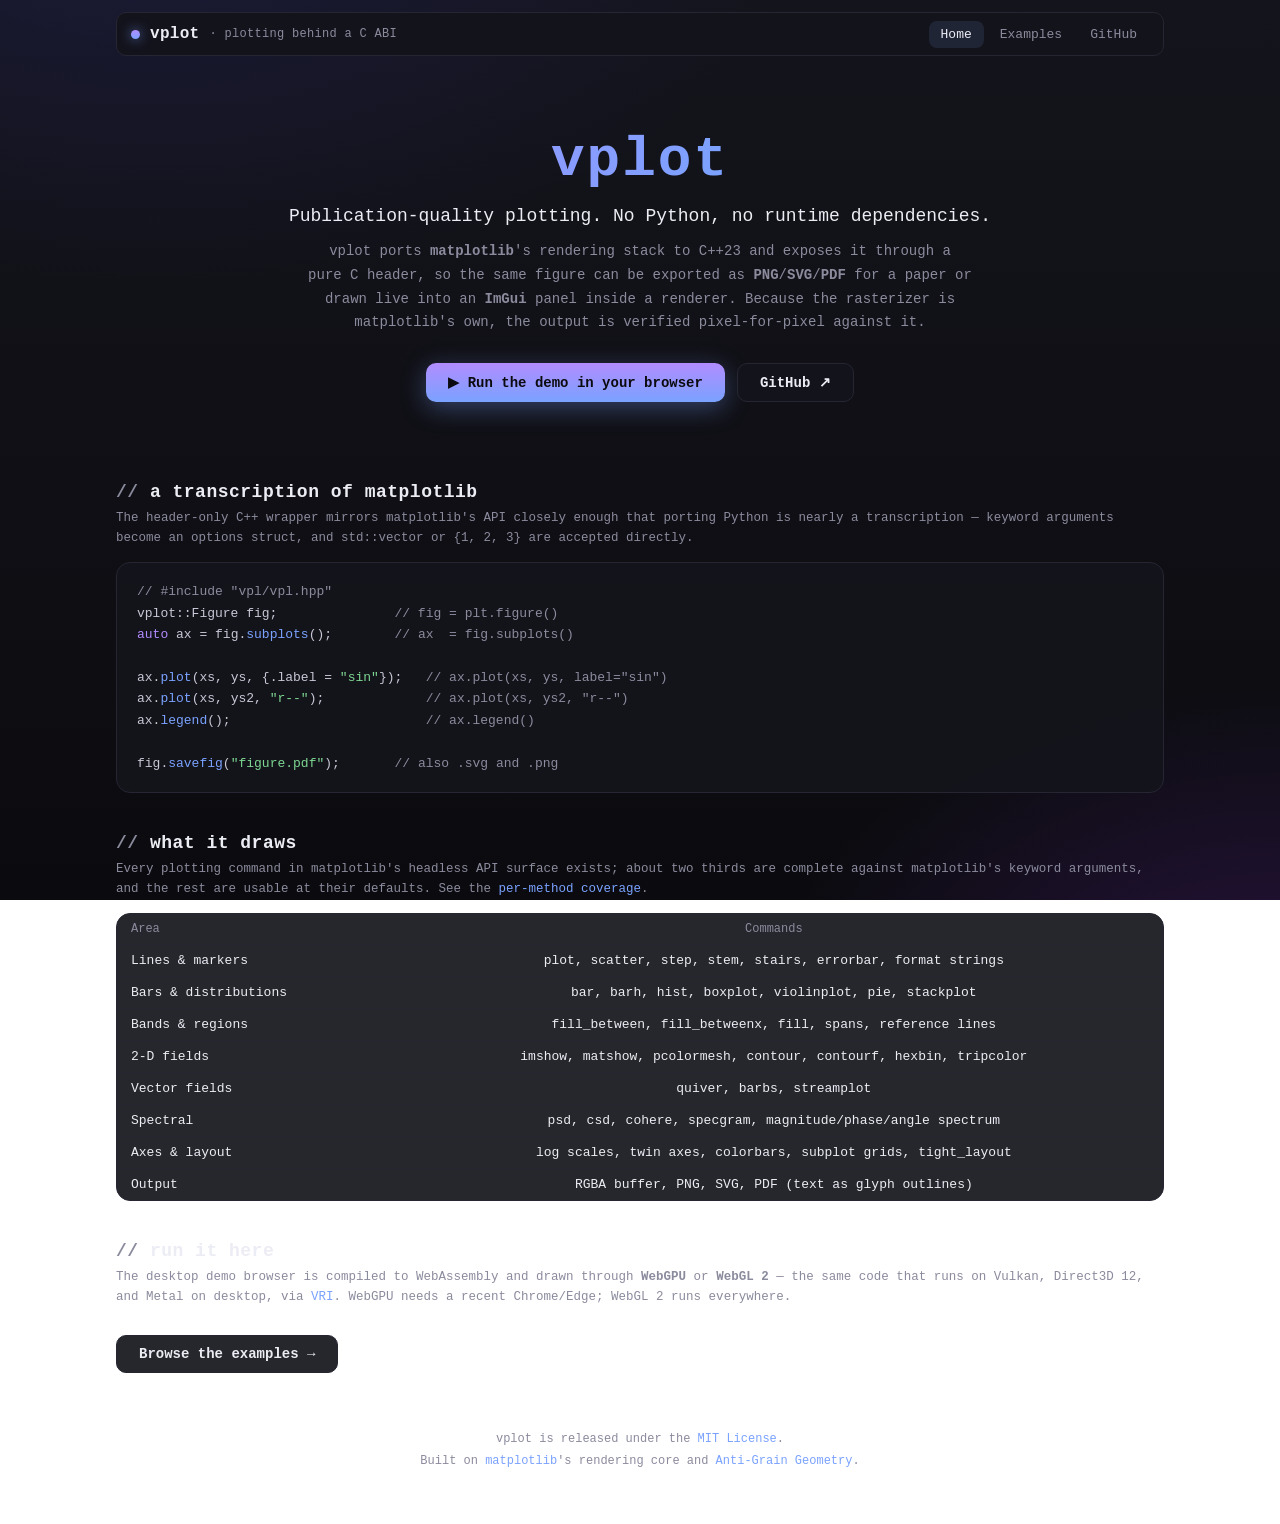
<file: web/site/index.html>
<!doctype html>
<html lang="en">
<head>
  <meta charset="utf-8">
  <meta name="viewport" content="width=device-width, initial-scale=1">
  <title>vplot — matplotlib-quality plots behind a C ABI</title>
  <meta name="description" content="vplot ports matplotlib's rendering core to C++23 and exposes it through a pure C ABI — export PNG/SVG/PDF or draw live into an ImGui panel, with no Python at runtime.">
  <link rel="stylesheet" href="style.css?v={{VPLOT_SHA}}">
</head>
<body>
  <div class="wrap">
    <header class="topbar">
      <a class="brand" href="./"><span class="dot"></span>vplot<span class="sub">· plotting behind a C ABI</span></a>
      <nav class="nav">
        <a class="active" href="./">Home</a>
        <a href="examples/">Examples</a>
        <a href="https://github.com/zzxzzk115/vplot">GitHub</a>
      </nav>
    </header>

    <section class="hero">
      <h1>vplot</h1>
      <p class="tagline">Publication-quality plotting. No Python, no runtime dependencies.</p>
      <p class="blurb">
        vplot ports <b>matplotlib</b>'s rendering stack to C++23 and exposes it through a
        pure&nbsp;C header, so the same figure can be exported as <b>PNG</b>/<b>SVG</b>/<b>PDF</b>
        for a paper or drawn live into an <b>ImGui</b> panel inside a renderer. Because the
        rasterizer is matplotlib's own, the output is verified pixel-for-pixel against it.
      </p>
      <div class="cta">
        <a class="btn primary" href="examples/">&#9654;&#xFE0E; Run the demo in your browser</a>
        <a class="btn ghost" href="https://github.com/zzxzzk115/vplot">GitHub &#8599;</a>
      </div>
    </section>

    <section class="block">
      <h2>a transcription of matplotlib</h2>
      <p class="note">The header-only C++ wrapper mirrors matplotlib's API closely enough that porting Python is nearly a transcription — keyword arguments become an options struct, and <code>std::vector</code> or <code>{1, 2, 3}</code> are accepted directly.</p>
      <div class="panel">
        <pre class="code"><span class="c">// #include "vpl/vpl.hpp"</span>
vplot::Figure fig;               <span class="c">// fig = plt.figure()</span>
<span class="k">auto</span> ax = fig.<span class="f">subplots</span>();        <span class="c">// ax  = fig.subplots()</span>

ax.<span class="f">plot</span>(xs, ys, {.label = <span class="s">"sin"</span>});   <span class="c">// ax.plot(xs, ys, label="sin")</span>
ax.<span class="f">plot</span>(xs, ys2, <span class="s">"r--"</span>);             <span class="c">// ax.plot(xs, ys2, "r--")</span>
ax.<span class="f">legend</span>();                         <span class="c">// ax.legend()</span>

fig.<span class="f">savefig</span>(<span class="s">"figure.pdf"</span>);       <span class="c">// also .svg and .png</span></pre>
      </div>
    </section>

    <section class="block">
      <h2>what it draws</h2>
      <p class="note">Every plotting command in matplotlib's headless API surface exists; about two thirds are complete against matplotlib's keyword arguments, and the rest are usable at their defaults. See the <a href="https://github.com/zzxzzk115/vplot/blob/main/docs/API-COVERAGE.md">per-method coverage</a>.</p>
      <div class="panel tablewrap">
        <table>
          <thead><tr><th>Area</th><th>Commands</th></tr></thead>
          <tbody>
            <tr><td>Lines &amp; markers</td><td>plot, scatter, step, stem, stairs, errorbar, format strings</td></tr>
            <tr><td>Bars &amp; distributions</td><td>bar, barh, hist, boxplot, violinplot, pie, stackplot</td></tr>
            <tr><td>Bands &amp; regions</td><td>fill_between, fill_betweenx, fill, spans, reference lines</td></tr>
            <tr><td>2-D fields</td><td>imshow, matshow, pcolormesh, contour, contourf, hexbin, tripcolor</td></tr>
            <tr><td>Vector fields</td><td>quiver, barbs, streamplot</td></tr>
            <tr><td>Spectral</td><td>psd, csd, cohere, specgram, magnitude/phase/angle spectrum</td></tr>
            <tr><td>Axes &amp; layout</td><td>log scales, twin axes, colorbars, subplot grids, tight_layout</td></tr>
            <tr><td>Output</td><td>RGBA buffer, PNG, SVG, PDF (text as glyph outlines)</td></tr>
          </tbody>
        </table>
      </div>
    </section>

    <section class="block">
      <h2>run it here</h2>
      <p class="note">The desktop demo browser is compiled to WebAssembly and drawn through <b>WebGPU</b> or <b>WebGL&nbsp;2</b> — the same code that runs on Vulkan, Direct3D&nbsp;12, and Metal on desktop, via <a href="https://github.com/zzxzzk115/VRI">VRI</a>. WebGPU needs a recent Chrome/Edge; WebGL&nbsp;2 runs everywhere.</p>
      <div class="cta" style="justify-content:flex-start">
        <a class="btn ghost" href="examples/">Browse the examples &#8594;</a>
      </div>
    </section>

    <footer>
      <div>vplot is released under the <a href="https://github.com/zzxzzk115/vplot/blob/main/LICENSE">MIT License</a>.</div>
      <div>Built on <a href="https://matplotlib.org/">matplotlib</a>'s rendering core and <a href="https://en.wikipedia.org/wiki/Anti-Grain_Geometry">Anti-Grain Geometry</a>.</div>
    </footer>
  </div>
</body>
</html>
</file>
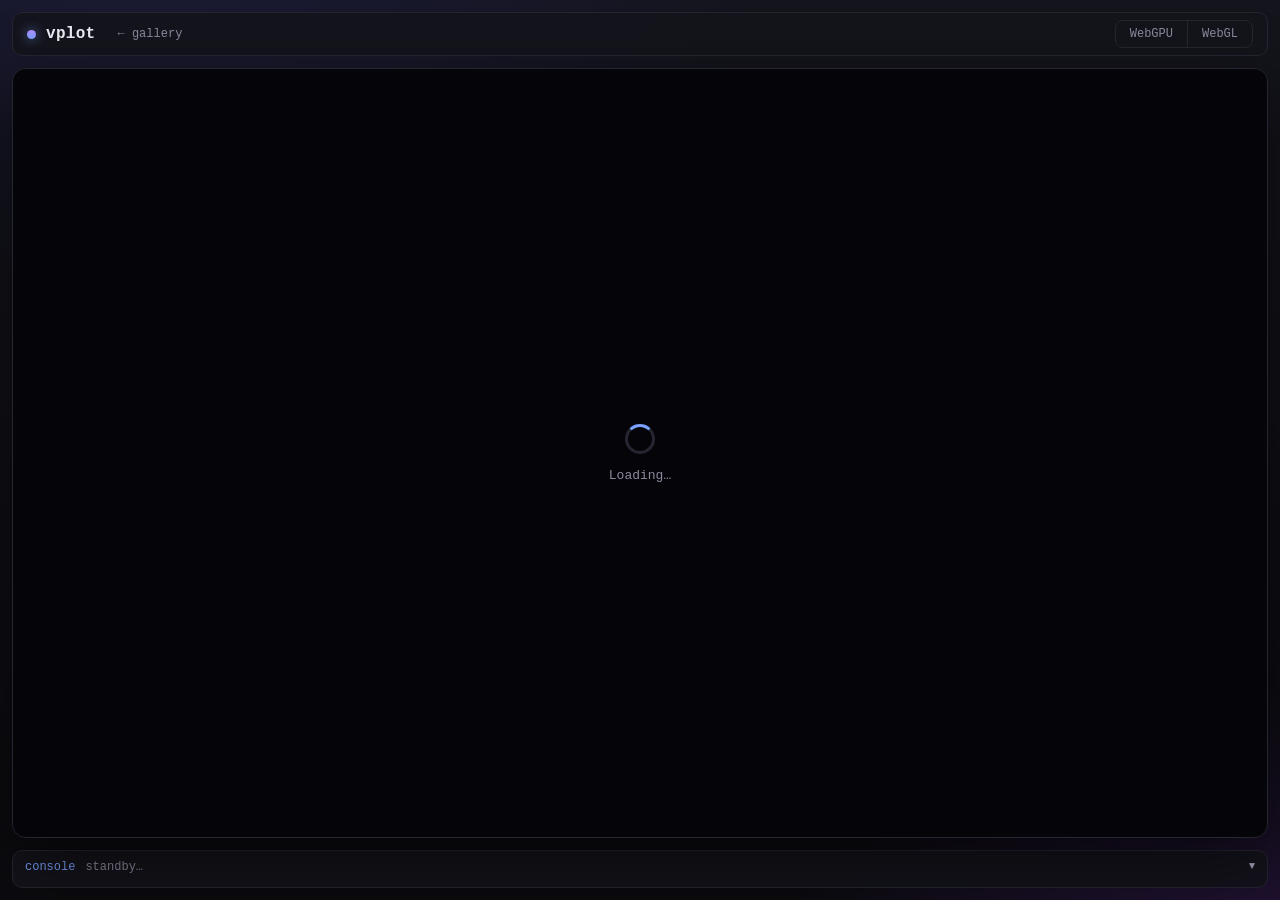
<file: examples/common/shell.html>
<!doctype html>
<html lang="en">
<head>
  <meta charset="utf-8">
  <meta name="viewport" content="width=device-width, initial-scale=1">
  <title>vplot</title>
  <style>
    :root {
      --bg-0: #0b0b0f;
      --bg-1: #14141c;
      --panel: rgba(20, 20, 28, .92);
      --line: #262633;
      --text: #ececf4;
      --muted: #8b8b9e;
      --accent: #7aa2ff;
      --accent-2: #b18cff;
      --err: #ff6b7a;
      --warn: #ffc15e;
    }
    * { box-sizing: border-box; }
    html, body {
      margin: 0; height: 100%; overflow: hidden;
      color: var(--text);
      font-family: ui-monospace, "JetBrains Mono", "Cascadia Mono", "SFMono-Regular", Menlo, monospace;
      background:
        radial-gradient(1100px 700px at 12% -15%, #1b1b3a 0%, transparent 60%),
        radial-gradient(900px 600px at 100% 115%, #2a1442 0%, transparent 58%),
        linear-gradient(180deg, var(--bg-1), var(--bg-0));
    }
    .layout { display: grid; grid-template-rows: auto 1fr auto; gap: 12px; height: 100%; padding: 12px; }
    .topbar {
      display: flex; align-items: center; gap: 12px; padding: 0 14px; min-height: 44px;
      border: 1px solid var(--line); border-radius: 10px; background: var(--panel);
    }
    .brand { display: flex; align-items: center; gap: 10px; font-weight: 700; letter-spacing: .3px; }
    .dot { width: 9px; height: 9px; border-radius: 999px; background: linear-gradient(180deg, var(--accent-2), var(--accent)); box-shadow: 0 0 12px rgba(122, 162, 255, .7); }
    .sub { color: var(--muted); font-weight: 400; font-size: 12px; }
    a.sub { text-decoration: none; }
    a.sub:hover { color: var(--text); }
    .switch { margin-left: auto; display: inline-flex; border: 1px solid var(--line); border-radius: 8px; overflow: hidden; }
    .seg { border: 0; background: transparent; color: var(--muted); font: inherit; font-size: 12px; padding: 6px 14px; cursor: pointer; transition: background .15s ease, color .15s ease; }
    .seg + .seg { border-left: 1px solid var(--line); }
    .seg:hover { color: var(--text); }
    .seg.active { background: linear-gradient(180deg, var(--accent-2), var(--accent)); color: #0b0b0f; font-weight: 700; }
    .stage {
      position: relative; display: flex; align-items: center; justify-content: center;
      border: 1px solid var(--line); border-radius: 14px; overflow: hidden; min-height: 0;
      background:
        linear-gradient(90deg, rgba(122, 162, 255, .03) 1px, transparent 1px) 0 0 / 26px 26px,
        linear-gradient(180deg, rgba(122, 162, 255, .03) 1px, transparent 1px) 0 0 / 26px 26px,
        #06060a;
      box-shadow: inset 0 0 0 1px rgba(122, 162, 255, .06), 0 24px 70px rgba(0, 0, 0, .55);
    }
    #canvas { display: block; outline: none; background: #000; max-width: 100%; max-height: 100%; }
    .overlay {
      position: absolute; inset: 0; display: flex; flex-direction: column; align-items: center; justify-content: center; gap: 14px;
      background: rgba(6, 6, 10, .96); color: var(--muted); font-size: 13px; transition: opacity .35s ease;
    }
    .overlay.hidden { opacity: 0; pointer-events: none; }
    .spinner { width: 30px; height: 30px; border: 3px solid var(--line); border-top-color: var(--accent); border-radius: 999px; animation: spin .8s linear infinite; }
    @keyframes spin { to { transform: rotate(360deg); } }
    .console { display: flex; flex-direction: column; border: 1px solid var(--line); border-radius: 10px; background: var(--panel); overflow: hidden; height: 180px; transition: height .15s ease; }
    .console.collapsed { height: 38px; }
    .console-head { display: flex; align-items: center; gap: 10px; padding: 8px 12px; font-size: 12px; color: var(--muted); cursor: pointer; user-select: none; }
    .console-head .label { color: var(--accent); }
    .console-head .preview { flex: 1; overflow: hidden; text-overflow: ellipsis; white-space: nowrap; color: var(--muted); }
    .console-head .chev { transition: transform .15s ease; }
    .console.collapsed .console-head .chev { transform: rotate(180deg); }
    #log { margin: 0; padding: 6px 12px 10px; overflow: auto; font-size: 12px; line-height: 1.55; white-space: pre-wrap; word-break: break-word; border-top: 1px solid var(--line); }
    .console.collapsed #log { display: none; }
    #log .l { color: #c8c8d6; }
    #log .e { color: var(--err); }
    #log .w { color: var(--warn); }
    .hint { color: var(--muted); opacity: .6; }
    .hint code { color: var(--accent); }
  </style>
</head>
<body>
  <div class="layout">
    <header class="topbar">
      <span class="brand"><span class="dot"></span><span id="brand">vplot</span><span class="sub" id="sub"></span></span>
      <!-- Resolves to the gallery index when deployed next to it on the website;
           harmless (a directory listing) under local emrun. -->
      <a class="sub" href="./">&larr; gallery</a>
      <span class="switch" role="group" aria-label="Backend">
        <button class="seg" id="seg-webgpu" type="button">WebGPU</button>
        <button class="seg" id="seg-webgl" type="button">WebGL</button>
      </span>
    </header>
    <section class="stage">
      <canvas id="canvas" tabindex="-1" oncontextmenu="event.preventDefault()" width="640" height="480"></canvas>
      <div class="overlay" id="overlay"><div class="spinner"></div><div id="status">Loading…</div></div>
    </section>
    <section class="console collapsed" id="console">
      <div class="console-head" id="console-head">
        <span class="label">console</span>
        <span class="preview" id="preview">standby…</span>
        <span class="chev">▴</span>
      </div>
      <pre id="log"></pre>
    </section>
  </div>
  <script>
    (function () {
      var canvas = document.getElementById("canvas");
      var overlay = document.getElementById("overlay");
      var statusEl = document.getElementById("status");
      var logEl = document.getElementById("log");
      var preview = document.getElementById("preview");
      var consoleEl = document.getElementById("console");
      var firstLog = true;
      var MAX = 1000, lines = 0;

      document.getElementById("console-head").addEventListener("click", function () {
        consoleEl.classList.toggle("collapsed");
      });

      /* Backend switch: reload with ?backend=… and highlight the running one. */
      var segGpu = document.getElementById("seg-webgpu");
      var segGl = document.getElementById("seg-webgl");
      function setActiveBackend(which) {
        segGpu.classList.toggle("active", which === "webgpu");
        segGl.classList.toggle("active", which === "webgl");
      }
      function gotoBackend(which) {
        var u = new URL(window.location.href);
        u.searchParams.set("backend", which);
        window.location.href = u.toString();
      }
      segGpu.addEventListener("click", function () { gotoBackend("webgpu"); });
      segGl.addEventListener("click", function () { gotoBackend("webgl"); });
      /* Pre-highlight from the URL; the running backend (via vriSetTitle) confirms it. */
      (function () {
        var b = new URLSearchParams(window.location.search).get("backend");
        if (b === "webgpu") setActiveBackend("webgpu");
        else if (b === "webgl" || b === "opengl") setActiveBackend("webgl");
      })();

      function append(text, cls) {
        if (text == null) return;
        var msg = String(text);
        if (firstLog) { overlay.classList.add("hidden"); consoleEl.classList.remove("collapsed"); firstLog = false; }
        preview.textContent = msg;
        var div = document.createElement("div");
        div.className = cls || "l";
        div.textContent = msg;
        logEl.appendChild(div);
        if (++lines > MAX && logEl.firstChild) { logEl.removeChild(logEl.firstChild); lines--; }
        logEl.scrollTop = logEl.scrollHeight;
      }

      /* Build Module before the emscripten loader. NOTE: emscripten minifies this shell
         onto a single line, so only block comments are safe here (line comments would eat
         the rest of the code). We set print/printErr; --emrun wraps them afterwards, so
         both the in-page console and the emrun stdout capture see every line. */
      var Module = window.Module || {};
      Module.canvas = canvas;
      Module.print = function (t) { append(t, "l"); };
      Module.printErr = function (t) { append(t, "e"); };
      Module.setStatus = function (t) { if (statusEl) statusEl.textContent = t || "Running"; };
      Module.monitorRunDependencies = function (left) {
        Module.totalDependencies = Math.max(Module.totalDependencies || 0, left);
        if (statusEl && left > 0) statusEl.textContent = "Loading " + (Module.totalDependencies - left) + "/" + Module.totalDependencies + "…";
      };
      Module.onAbort = function (what) { append("ABORT: " + what, "e"); overlay.classList.remove("hidden"); statusEl.textContent = "aborted"; };
      Module.vriSetTitle = function (name, api) {
        document.title = "vplot " + name + " (" + api + ")";
        var s = document.getElementById("sub"); if (s) s.textContent = "· " + name + " · " + api;
        setActiveBackend(api === "WebGPU" ? "webgpu" : "webgl"); /* reflect what VRI actually picked */
      };
      Module.vriReady = function () { overlay.classList.add("hidden"); };
      /* Safety net: never leave the overlay spinning forever. */
      setTimeout(function () { overlay.classList.add("hidden"); }, 8000);
      window.Module = Module;
    })();
  </script>
  {{{ SCRIPT }}}
</body>
</html>
</file>
<file: web/site/style.css>
/* vplot website — shares the visual language of examples/common/shell.html
   (same palette / CSS variables / monospace stack) so the site and the
   running example pages feel like one product. */

:root {
    --bg-0: #0b0b0f;
    --bg-1: #14141c;
    --panel: rgba(20, 20, 28, .92);
    --line: #262633;
    --text: #ececf4;
    --muted: #8b8b9e;
    --accent: #7aa2ff;
    --accent-2: #b18cff;
    --err: #ff6b7a;
    --warn: #ffc15e;
    --ok: #7dd792;
}

* { box-sizing: border-box; }

html, body {
    margin: 0;
    min-height: 100%;
    color: var(--text);
    font-family: ui-monospace, "JetBrains Mono", "Cascadia Mono", "SFMono-Regular", Menlo, monospace;
    background:
        radial-gradient(1100px 700px at 12% -15%, #1b1b3a 0%, transparent 60%),
        radial-gradient(900px 600px at 100% 115%, #2a1442 0%, transparent 58%),
        linear-gradient(180deg, var(--bg-1), var(--bg-0));
    background-attachment: fixed;
}

a { color: var(--accent); text-decoration: none; }
a:hover { text-decoration: underline; }

.wrap { max-width: 1080px; margin: 0 auto; padding: 12px 16px 48px; }

/* ---- topbar (same shape as the example shell) ---- */
.topbar {
    display: flex; align-items: center; gap: 12px; padding: 0 14px; min-height: 44px;
    border: 1px solid var(--line); border-radius: 10px; background: var(--panel);
    position: sticky; top: 12px; z-index: 10; backdrop-filter: blur(6px);
}
.brand { display: flex; align-items: center; gap: 10px; font-weight: 700; letter-spacing: .3px; color: var(--text); }
.brand:hover { text-decoration: none; }
.dot {
    width: 9px; height: 9px; border-radius: 999px;
    background: linear-gradient(180deg, var(--accent-2), var(--accent));
    box-shadow: 0 0 12px rgba(122, 162, 255, .7);
}
.sub { color: var(--muted); font-weight: 400; font-size: 12px; }
.nav { margin-left: auto; display: flex; gap: 4px; }
.nav a {
    color: var(--muted); font-size: 13px; padding: 6px 12px; border-radius: 8px;
}
.nav a:hover { color: var(--text); background: rgba(122, 162, 255, .08); text-decoration: none; }
.nav a.active { color: var(--text); background: rgba(122, 162, 255, .12); }

/* ---- hero ---- */
.hero { padding: 72px 8px 40px; text-align: center; }
.hero h1 {
    margin: 0; font-size: 56px; letter-spacing: 2px;
    background: linear-gradient(120deg, var(--accent-2), var(--accent) 60%, #8fd0ff);
    -webkit-background-clip: text; background-clip: text; color: transparent;
}
.hero .tagline { margin: 14px 0 0; font-size: 18px; color: var(--text); }
.hero .blurb { margin: 14px auto 0; max-width: 680px; font-size: 14px; line-height: 1.7; color: var(--muted); }
.hero .blurb code { color: var(--accent); }
.cta { margin-top: 28px; display: flex; gap: 12px; justify-content: center; flex-wrap: wrap; }
.btn {
    display: inline-flex; align-items: center; gap: 8px;
    padding: 10px 22px; border-radius: 10px; font-size: 14px; font-weight: 700;
    border: 1px solid var(--line); transition: transform .12s ease, box-shadow .12s ease;
}
.btn:hover { text-decoration: none; transform: translateY(-1px); }
.btn.primary {
    color: #0b0b0f; border: 0;
    background: linear-gradient(180deg, var(--accent-2), var(--accent));
    box-shadow: 0 6px 24px rgba(122, 162, 255, .35);
}
.btn.ghost { color: var(--text); background: var(--panel); }

/* ---- sections / panels ---- */
section.block { margin-top: 40px; }
section.block > h2 { font-size: 18px; letter-spacing: .5px; margin: 0 0 6px; }
section.block > h2::before { content: "// "; color: var(--muted); }
section.block > .note { color: var(--muted); font-size: 12.5px; margin: 0 0 14px; line-height: 1.6; }

.panel {
    border: 1px solid var(--line); border-radius: 14px; background: var(--panel);
    overflow: hidden;
}

pre.code {
    margin: 0; padding: 18px 20px; overflow-x: auto;
    font-size: 13px; line-height: 1.65; color: #c8c8d6;
}
pre.code .k { color: var(--accent-2); }
pre.code .f { color: var(--accent); }
pre.code .s { color: var(--ok); }
pre.code .c { color: var(--muted); }

/* ---- tables ---- */
.tablewrap { overflow-x: auto; }
table { border-collapse: collapse; width: 100%; font-size: 13px; }
th, td { padding: 8px 14px; border-bottom: 1px solid var(--line); white-space: nowrap; }
th { text-align: left; color: var(--muted); font-weight: 400; font-size: 12px; }
td:first-child { color: var(--text); }
td:not(:first-child), th:not(:first-child) { text-align: center; }
tr:last-child td { border-bottom: 0; }
.legend { padding: 10px 14px; color: var(--muted); font-size: 12px; border-bottom: 1px solid var(--line); }

/* ---- example gallery ---- */
.grid {
    display: grid; gap: 14px; margin-top: 18px;
    grid-template-columns: repeat(auto-fill, minmax(240px, 1fr));
}
.card {
    display: flex; flex-direction: column;
    border: 1px solid var(--line); border-radius: 14px; background: var(--panel);
    overflow: hidden; transition: transform .12s ease, border-color .12s ease;
}
.card:hover { transform: translateY(-2px); border-color: rgba(122, 162, 255, .45); }
.thumb {
    height: 110px; position: relative;
    display: flex; align-items: flex-end; padding: 10px 12px;
}
.thumb::after {
    content: ""; position: absolute; inset: 0;
    background:
        linear-gradient(90deg, rgba(122, 162, 255, .06) 1px, transparent 1px) 0 0 / 22px 22px,
        linear-gradient(180deg, rgba(122, 162, 255, .06) 1px, transparent 1px) 0 0 / 22px 22px;
}
.thumb .num { position: relative; z-index: 1; font-size: 11px; color: rgba(236, 236, 244, .75); }
.card .body { padding: 12px 14px 14px; display: flex; flex-direction: column; gap: 8px; flex: 1; }
.card h3 { margin: 0; font-size: 15px; }
.card .desc { margin: 0; color: var(--muted); font-size: 12.5px; line-height: 1.55; flex: 1; }
.tags { display: flex; gap: 6px; flex-wrap: wrap; }
.tag {
    font-size: 10.5px; color: var(--accent); padding: 2px 8px;
    border: 1px solid rgba(122, 162, 255, .35); border-radius: 999px;
}
.run { display: flex; gap: 8px; margin-top: 4px; }
.run a {
    flex: 1; text-align: center; font-size: 12px; font-weight: 700; padding: 7px 0;
    border-radius: 8px; border: 1px solid var(--line); color: var(--text);
}
.run a:hover { text-decoration: none; border-color: var(--accent); color: var(--accent); }
.run a.gpu { background: linear-gradient(180deg, rgba(177, 140, 255, .18), rgba(122, 162, 255, .18)); }

/* ---- footer ---- */
footer { margin-top: 56px; text-align: center; color: var(--muted); font-size: 12px; line-height: 1.8; }
footer .heart { color: var(--err); }

@media (max-width: 640px) {
    .hero { padding-top: 48px; }
    .hero h1 { font-size: 40px; }
    .nav a { padding: 6px 8px; }
}
</file>
